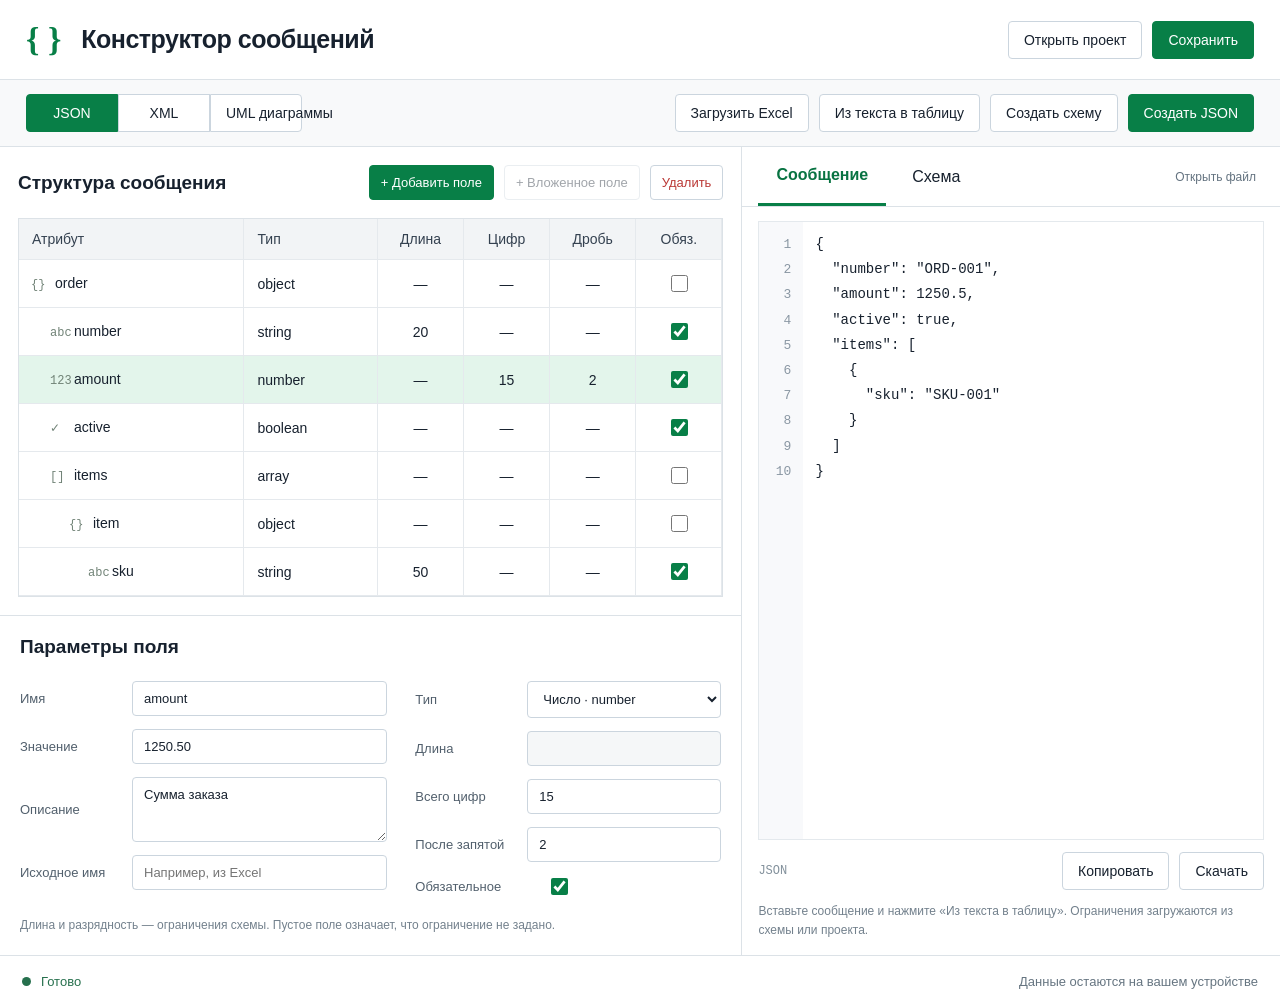
<file: web/index.html>
<!doctype html><html lang="ru"><head><meta charset="utf-8"><meta name="viewport" content="width=device-width,initial-scale=1"><title>Конструктор сообщений</title><link rel="stylesheet" href="style.css"></head><body>
<header><div class="brand"><span>{ }</span><h1>Конструктор сообщений</h1></div><div class="actions"><button id="open">Открыть проект</button><button id="save" class="primary">Сохранить</button></div></header>
<nav class="toolbar"><div class="switch"><button id="jsonMode" class="active">JSON</button><button id="xmlMode">XML</button><button id="umlMode">UML диаграммы</button></div><div class="actions" id="messageActions"><button id="excelOpen">Загрузить Excel</button><button id="import">Из текста в таблицу</button><button id="schema">Создать схему</button><button id="generate" class="primary">Создать JSON</button></div></nav>
<main id="builderView"><section class="structure"><div class="section-head"><h2>Структура сообщения</h2><div class="actions"><button id="add" class="primary">+ Добавить поле</button><button id="child">+ Вложенное поле</button><button id="delete" class="danger" title="Удалить выбранное поле" aria-label="Удалить выбранное поле">Удалить</button></div></div><div class="table-wrap"><table><thead><tr><th>Атрибут</th><th>Тип</th><th>Длина</th><th>Цифр</th><th>Дробь</th><th>Обяз.</th></tr></thead><tbody id="rows"></tbody></table></div>
<section class="inspector"><h2>Параметры поля</h2><div class="fields"><div><label>Имя<input id="name"></label><label>Значение<input id="value" placeholder="Значение в сообщении"></label><label>Описание<textarea id="description" rows="3"></textarea></label><label>Исходное имя<input id="source" placeholder="Например, из Excel"></label></div><div><label>Тип<select id="type"></select></label><label>Длина<input id="len" type="number" min="0"></label><label>Всего цифр<input id="digits" type="number" min="1" max="15"></label><label>После запятой<input id="scale" type="number" min="0" max="15"></label><label class="check-label">Обязательное<input id="required" type="checkbox"></label><label class="check-label xml-only" hidden>XML-атрибут<input id="xmlAttribute" type="checkbox"></label></div></div><label class="xml-only namespace" hidden>Пространство имён<input id="namespace" placeholder="Например, urn:company:orders"></label><p class="hint">Длина и разрядность — ограничения схемы. Пустое поле означает, что ограничение не задано.</p></section></section>
<section class="output"><div class="tabs"><button id="messageTab" class="selected">Сообщение</button><button id="schemaTab">Схема</button><button id="loadText" class="text-button">Открыть файл</button></div><div class="editor"><div id="lines" aria-hidden="true">1</div><textarea id="code" spellcheck="false" aria-label="Текст сообщения или схемы"></textarea></div><div class="editor-footer"><span id="formatLabel">JSON</span><div class="actions"><button id="copy">Копировать</button><button id="download">Скачать</button></div></div><p class="hint output-hint" id="importHint">Вставьте сообщение и нажмите «Из текста в таблицу». Ограничения загружаются из схемы или проекта.</p></section></main>
<section id="umlView" class="uml-view" hidden>
  <aside class="uml-controls">
    <h2>Участники взаимодействия</h2>
    <div class="uml-fields">
      <h3 class="uml-subtitle">Прямой путь</h3>
      <label>Система-отправитель<input id="senderSystem" value="1С:ERP"></label>
      <label>Интерфейс отправителя<input id="senderInterface" value="REST API 1С:ERP"></label>
      <label>Сообщение запроса<input id="payloadName" value="Заказ клиента"></label>
      <label>Формат запроса<select id="payloadFormat"><option>JSON</option><option>XML</option><option>JSON / XML</option><option>Двоичный</option></select></label>
      <label>Способ отправки<select id="transferMethod"><option>Kafka topic</option><option>RabbitMQ / AMQP</option><option>HTTP REST</option><option>SOAP</option><option>SFTP / файл</option><option>Прямой вызов</option></select></label>
      <label>Система-получатель<input id="receiverSystem" value="CRM"></label>
      <label>Режим взаимодействия<select id="interactionMode"><option>Асинхронный</option><option>Синхронный</option></select></label>
      <label class="check-label">Использовать брокер<input id="useBroker" type="checkbox" checked></label>
      <label id="brokerNameLabel">Брокер / шина<input id="brokerSystem" value="Kafka"></label>
      <h3 class="uml-subtitle">Обратный путь</h3>
      <label class="check-label">Показывать возврат<input id="useReturn" type="checkbox" checked></label>
      <label data-return-field>Интерфейс ответа<input id="returnInterface" value="REST API CRM"></label>
      <label data-return-field>Сообщение ответа<input id="responsePayload" value="Результат обработки"></label>
      <label data-return-field>Формат ответа<select id="responseFormat"><option>JSON</option><option>XML</option><option>JSON / XML</option><option>Двоичный</option></select></label>
      <label data-return-field>Способ возврата<select id="returnMethod"><option>Kafka topic</option><option>RabbitMQ / AMQP</option><option selected>HTTP REST</option><option>SOAP</option><option>SFTP / файл</option><option>Прямой вызов</option></select></label>
      <label data-return-field>Получатель ответа<input id="returnReceiver" value="1С:ERP"></label>
    </div>
  </aside>
  <div class="uml-workspace">
    <div class="tabs uml-tabs" aria-label="Вид UML-диаграммы">
      <button id="componentDiagramTab" class="selected" aria-pressed="true">Диаграмма компонентов</button>
      <button id="flowDiagramTab" aria-pressed="false">Схема потоков данных</button>
      <button id="plantUmlExport" class="text-button">PlantUML</button>
    </div>
    <div class="uml-canvas">
      <svg id="componentDiagram" class="uml-svg" viewBox="0 0 920 500" role="img" aria-labelledby="componentDiagramTitle componentDiagramDescription">
        <title id="componentDiagramTitle">Диаграмма компонентов интеграционного взаимодействия</title><desc id="componentDiagramDescription">Полный путь запроса до получателя и ответа до системы получения результата.</desc>
        <defs><marker id="componentArrow" viewBox="0 0 10 10" refX="9" refY="5" markerWidth="7" markerHeight="7" orient="auto-start-reverse"><path d="M 0 0 L 10 5 L 0 10 z"/></marker></defs>
        <text id="componentHeading" class="diagram-heading" x="460" y="34" text-anchor="middle">Диаграмма компонентов интеграционного взаимодействия</text>
        <text class="route-caption" x="20" y="78">Запрос →</text><text id="componentForwardMethod" class="arrow-label" x="645" y="78" text-anchor="middle">Kafka topic · Асинхронный</text>
        <g id="componentSenderGroup" class="uml-node"><rect x="20" y="110" width="140" height="84" rx="8"/><text class="stereotype" x="90" y="137" text-anchor="middle">«system»</text><text id="componentSender" x="90" y="169" text-anchor="middle">1С:ERP</text></g>
        <g id="componentSenderInterfaceGroup" class="uml-node interface-node"><rect x="205" y="110" width="140" height="84" rx="8"/><text class="stereotype" x="275" y="137" text-anchor="middle">«interface»</text><text id="componentSenderInterface" x="275" y="169" text-anchor="middle">REST API 1С:ERP</text></g>
        <g id="componentRequestDataGroup" class="uml-node data-node"><rect x="390" y="110" width="140" height="84" rx="8"/><text class="stereotype" x="460" y="137" text-anchor="middle">«data»</text><text id="componentRequestData" x="460" y="169" text-anchor="middle">Заказ клиента · JSON</text></g>
        <g id="componentBrokerGroup" class="uml-node broker-node"><rect x="575" y="110" width="140" height="84" rx="8"/><text class="stereotype" x="645" y="137" text-anchor="middle">«broker»</text><text id="componentBroker" x="645" y="169" text-anchor="middle">Kafka</text></g>
        <g id="componentReceiverGroup" class="uml-node"><rect x="760" y="110" width="140" height="84" rx="8"/><text class="stereotype" x="830" y="137" text-anchor="middle">«system»</text><text id="componentReceiver" x="830" y="169" text-anchor="middle">CRM</text></g>
        <path id="componentForward1" class="uml-arrow" d="M160 152 H205" marker-end="url(#componentArrow)"/><path id="componentForward2" class="uml-arrow" d="M345 152 H390" marker-end="url(#componentArrow)"/><path id="componentForward3" class="uml-arrow" d="M530 152 H575" marker-end="url(#componentArrow)"/><path id="componentForward4" class="uml-arrow" d="M715 152 H760" marker-end="url(#componentArrow)"/>
        <g id="componentReturnRoute">
          <text class="route-caption" x="20" y="286">← Ответ</text><text id="componentReturnMethod" class="arrow-label" x="645" y="286" text-anchor="middle">HTTP REST · Асинхронный</text>
          <g id="componentReturnReceiverGroup" class="uml-node"><rect x="20" y="320" width="140" height="84" rx="8"/><text class="stereotype" x="90" y="347" text-anchor="middle">«system»</text><text id="componentReturnReceiver" x="90" y="379" text-anchor="middle">1С:ERP</text></g>
          <g id="componentResponseDataGroup" class="uml-node data-node"><rect x="205" y="320" width="140" height="84" rx="8"/><text class="stereotype" x="275" y="347" text-anchor="middle">«data»</text><text id="componentResponseData" x="275" y="379" text-anchor="middle">Результат · JSON</text></g>
          <g id="componentReturnInterfaceGroup" class="uml-node interface-node"><rect x="390" y="320" width="140" height="84" rx="8"/><text class="stereotype" x="460" y="347" text-anchor="middle">«interface»</text><text id="componentReturnInterface" x="460" y="379" text-anchor="middle">REST API CRM</text></g>
          <g id="componentReturnBrokerGroup" class="uml-node broker-node"><rect x="575" y="320" width="140" height="84" rx="8"/><text class="stereotype" x="645" y="347" text-anchor="middle">«broker»</text><text id="componentReturnBroker" x="645" y="379" text-anchor="middle">Kafka</text></g>
          <g id="componentReturnOriginGroup" class="uml-node"><rect x="760" y="320" width="140" height="84" rx="8"/><text class="stereotype" x="830" y="347" text-anchor="middle">«system»</text><text id="componentReturnOrigin" x="830" y="379" text-anchor="middle">CRM</text></g>
          <path id="componentReturn1" class="uml-arrow return-arrow" d="M760 362 H715" marker-end="url(#componentArrow)"/><path id="componentReturn2" class="uml-arrow return-arrow" d="M575 362 H530" marker-end="url(#componentArrow)"/><path id="componentReturn3" class="uml-arrow return-arrow" d="M390 362 H345" marker-end="url(#componentArrow)"/><path id="componentReturn4" class="uml-arrow return-arrow" d="M205 362 H160" marker-end="url(#componentArrow)"/>
        </g>
      </svg>
      <svg id="flowDiagram" class="uml-svg" viewBox="0 0 920 500" role="img" aria-labelledby="flowDiagramTitle flowDiagramDescription" hidden>
        <title id="flowDiagramTitle">Схема интеграционного взаимодействия и потоков данных</title><desc id="flowDiagramDescription">Два направленных потока: запрос и возвращаемый ответ.</desc>
        <defs><marker id="flowArrow" viewBox="0 0 10 10" refX="9" refY="5" markerWidth="7" markerHeight="7" orient="auto-start-reverse"><path d="M 0 0 L 10 5 L 0 10 z"/></marker></defs>
        <text id="flowHeading" class="diagram-heading" x="460" y="34" text-anchor="middle">Схема интеграционного взаимодействия и потоков данных</text>
        <g id="flowForwardLane" class="flow-lane"><rect x="12" y="62" width="896" height="170" rx="8"/><text x="28" y="89">Запрос</text></g>
        <g id="flowReturnLane" class="flow-lane return-lane"><rect x="12" y="270" width="896" height="170" rx="8"/><text x="28" y="297">Ответ</text></g>
        <g id="flowSenderGroup" class="uml-node"><rect x="20" y="110" width="140" height="84" rx="8"/><text class="stereotype" x="90" y="137" text-anchor="middle">Источник</text><text id="flowSender" x="90" y="169" text-anchor="middle">1С:ERP</text></g>
        <g id="flowSenderInterfaceGroup" class="uml-node interface-node"><rect x="205" y="110" width="140" height="84" rx="8"/><text class="stereotype" x="275" y="137" text-anchor="middle">Интерфейс</text><text id="flowSenderInterface" x="275" y="169" text-anchor="middle">REST API 1С:ERP</text></g>
        <g id="flowRequestDataGroup" class="uml-node data-node"><rect x="390" y="110" width="140" height="84" rx="8"/><text class="stereotype" x="460" y="137" text-anchor="middle">Сообщение</text><text id="flowRequestData" x="460" y="169" text-anchor="middle">Заказ клиента · JSON</text></g>
        <g id="flowBrokerGroup" class="uml-node broker-node"><rect x="575" y="110" width="140" height="84" rx="8"/><text class="stereotype" x="645" y="137" text-anchor="middle">Транспорт</text><text id="flowBroker" x="645" y="169" text-anchor="middle">Kafka</text></g>
        <g id="flowReceiverGroup" class="uml-node"><rect x="760" y="110" width="140" height="84" rx="8"/><text class="stereotype" x="830" y="137" text-anchor="middle">Получатель</text><text id="flowReceiver" x="830" y="169" text-anchor="middle">CRM</text></g>
        <path id="flowForward1" class="uml-arrow" d="M160 152 H205" marker-end="url(#flowArrow)"/><path id="flowForward2" class="uml-arrow" d="M345 152 H390" marker-end="url(#flowArrow)"/><path id="flowForward3" class="uml-arrow" d="M530 152 H575" marker-end="url(#flowArrow)"/><path id="flowForward4" class="uml-arrow" d="M715 152 H760" marker-end="url(#flowArrow)"/><text id="flowForwardMethod" class="arrow-label" x="645" y="216" text-anchor="middle">Kafka topic · Асинхронный</text>
        <g id="flowReturnRoute">
          <g id="flowReturnReceiverGroup" class="uml-node"><rect x="20" y="320" width="140" height="84" rx="8"/><text class="stereotype" x="90" y="347" text-anchor="middle">Получатель ответа</text><text id="flowReturnReceiver" x="90" y="379" text-anchor="middle">1С:ERP</text></g>
          <g id="flowResponseDataGroup" class="uml-node data-node"><rect x="205" y="320" width="140" height="84" rx="8"/><text class="stereotype" x="275" y="347" text-anchor="middle">Сообщение</text><text id="flowResponseData" x="275" y="379" text-anchor="middle">Результат · JSON</text></g>
          <g id="flowReturnInterfaceGroup" class="uml-node interface-node"><rect x="390" y="320" width="140" height="84" rx="8"/><text class="stereotype" x="460" y="347" text-anchor="middle">Интерфейс ответа</text><text id="flowReturnInterface" x="460" y="379" text-anchor="middle">REST API CRM</text></g>
          <g id="flowReturnBrokerGroup" class="uml-node broker-node"><rect x="575" y="320" width="140" height="84" rx="8"/><text class="stereotype" x="645" y="347" text-anchor="middle">Транспорт</text><text id="flowReturnBroker" x="645" y="379" text-anchor="middle">Kafka</text></g>
          <g id="flowReturnOriginGroup" class="uml-node"><rect x="760" y="320" width="140" height="84" rx="8"/><text class="stereotype" x="830" y="347" text-anchor="middle">Источник ответа</text><text id="flowReturnOrigin" x="830" y="379" text-anchor="middle">CRM</text></g>
          <path id="flowReturn1" class="uml-arrow return-arrow" d="M760 362 H715" marker-end="url(#flowArrow)"/><path id="flowReturn2" class="uml-arrow return-arrow" d="M575 362 H530" marker-end="url(#flowArrow)"/><path id="flowReturn3" class="uml-arrow return-arrow" d="M390 362 H345" marker-end="url(#flowArrow)"/><path id="flowReturn4" class="uml-arrow return-arrow" d="M205 362 H160" marker-end="url(#flowArrow)"/><text id="flowReturnMethod" class="arrow-label" x="645" y="426" text-anchor="middle">HTTP REST · Асинхронный</text>
        </g>
      </svg>
    </div>
    <div class="uml-legend"><span><i class="legend-system"></i> Система / интерфейс</span><span><i class="legend-broker"></i> Брокер / транспорт</span><span><i class="legend-flow"></i> Прямой поток</span><span><i class="legend-return"></i> Обратный поток</span></div>
  </div>
</section>
<dialog id="excelDialog" class="excel-dialog" aria-labelledby="excelDialogTitle">
  <div class="dialog-heading"><div><h2 id="excelDialogTitle">Импорт структуры из Excel</h2><p id="excelFileName" class="dialog-subtitle">Выберите файл .xlsx или .xls</p></div><button id="excelClose" class="dialog-close" aria-label="Закрыть">×</button></div>
  <div class="excel-settings">
    <button id="excelChoose">Выбрать Excel-файл</button>
    <label>Лист<select id="excelSheet" disabled></select></label>
    <label>Колонка атрибутов<select id="excelNameColumn" disabled></select></label>
    <label>Колонка типа<select id="excelTypeColumn" disabled></select></label>
    <label>Колонка длины / точности<select id="excelSizeColumn" disabled></select></label>
    <label>Стиль английского имени<select id="excelNameStyle"><option value="snake">snake_case</option><option value="snakeCaps">Snake_Case</option></select></label>
  </div>
  <div class="excel-preview-wrap"><table class="excel-preview"><thead><tr><th>Исходное имя</th><th>Английское имя</th><th>Тип</th><th>Длина / точность</th><th>Результат</th></tr></thead><tbody id="excelPreviewRows"><tr><td colspan="5">После выбора файла здесь появится предварительный просмотр.</td></tr></tbody></table></div>
  <div class="dialog-footer"><span id="excelStatus" role="status" aria-live="polite"></span><div class="actions"><button id="excelCancel">Отмена</button><button id="excelImport" class="primary" disabled>Загрузить в таблицу</button></div></div>
</dialog>
<footer><span id="status" role="status">Готово</span><span>Данные остаются на вашем устройстве</span></footer><input id="file" type="file" hidden><input id="excelFile" type="file" accept=".xlsx,.xls" hidden><script src="xlsx.full.min.js"></script><script src="core.js"></script><script src="app.js"></script></body></html>
</file>
<file: web/style.css>
:root{font-family:"Segoe UI",Arial,sans-serif;color:#17212e;background:#fff;font-size:14px;--green:#087f47;--border:#dce2e7;--muted:#677582}*{box-sizing:border-box}body{margin:0}button,input,select,textarea{font:inherit;color:inherit}button{border:1px solid #cbd5de;background:white;padding:10px 15px;border-radius:4px;cursor:pointer;white-space:nowrap;transition:background .12s}button:hover{background:#f1f5f3}button:focus-visible,input:focus-visible,textarea:focus-visible,select:focus-visible{outline:2px solid #11955c;outline-offset:2px}button:disabled{opacity:.4;cursor:default}.primary,.switch .active{background:var(--green);color:white;border-color:var(--green)}.primary:hover{background:#056a3a}.danger{color:#ba3835}.actions{display:flex;gap:10px;align-items:center}header{min-height:80px;border-bottom:1px solid var(--border);padding:18px 26px;display:flex;justify-content:space-between;gap:20px;align-items:center}.brand{display:flex;gap:20px;align-items:center}.brand>span{font:600 34px Georgia;color:var(--green)}h1{font-size:25px;letter-spacing:-.5px;margin:0;font-weight:600}h2{font-size:19px;margin:0;font-weight:600}.toolbar{padding:14px 26px;background:#f8f9fa;border-bottom:1px solid var(--border);display:flex;justify-content:space-between;gap:12px}.switch{display:flex}.switch button{width:92px;border-radius:0}.switch button:first-child{border-radius:4px 0 0 4px}.switch button:last-child{border-radius:0 4px 4px 0}main{display:grid;grid-template-columns:minmax(610px,58%) minmax(340px,42%);min-height:calc(100vh - 210px)}.structure{border-right:1px solid var(--border);min-width:0}.section-head{display:flex;gap:12px;align-items:center;justify-content:space-between;padding:18px}.section-head button{padding:9px 11px;font-size:13px}.table-wrap{margin:0 18px 18px;overflow:auto;max-height:420px;min-height:300px;border:1px solid var(--border)}table{border-collapse:collapse;width:100%;font-size:14px;table-layout:fixed}th{background:#f2f4f6;color:#344150;font-weight:500;text-align:left;position:sticky;top:0;z-index:1}th,td{padding:12px 13px;border-bottom:1px solid #e5e9ed;border-right:1px solid #e5e9ed;overflow:hidden;text-overflow:ellipsis;white-space:nowrap}th:first-child{width:32%}th:nth-child(2){width:19%}th:nth-child(n+3),td:nth-child(n+3){text-align:center}tr.selected{background:#e3f5eb}tbody tr{cursor:pointer;height:43px}tbody tr:hover{background:#f0f8f3}tbody tr.selected:hover{background:#e3f5eb}td input[type=checkbox]{accent-color:var(--green)}.tree-icon{display:inline-block;width:24px;color:#718377;font:12px monospace}.inspector{border-top:1px solid var(--border);padding:20px}.fields{display:grid;grid-template-columns:1.2fr 1fr;gap:28px;margin-top:23px}.fields>div{display:flex;flex-direction:column;gap:13px}label{display:grid;grid-template-columns:100px 1fr;gap:12px;align-items:center;color:#52606d;font-size:13px}input,select,textarea{border:1px solid #cbd5de;border-radius:4px;padding:9px 11px;background:white;min-width:0;width:100%;color:#17212e}input:disabled,textarea:disabled{background:#f5f7f8;color:#8c969e}textarea{resize:vertical}input[type=checkbox]{width:17px;height:17px;accent-color:var(--green)}.check-label{grid-template-columns:120px 1fr}.hint{font-size:12px;color:#73818d;line-height:1.6;margin:18px 0 0}.namespace{margin-top:14px;grid-template-columns:160px 1fr}.output{display:flex;flex-direction:column;min-width:0;padding:0 16px 15px}.tabs{height:60px;display:flex;align-items:stretch;border-bottom:1px solid var(--border);margin:0 -16px;padding:0 16px;gap:8px}.tabs button{border:0;border-radius:0;background:none;padding:0 18px;font-size:16px}.tabs .selected{border-bottom:3px solid var(--green);color:#087342;font-weight:600}.tabs .text-button{margin-left:auto;font-size:12px;color:#647380;padding:0 8px}.editor{margin-top:14px;display:flex;flex:1;min-height:380px;border:1px solid #e4e9ed;overflow:hidden;background:#fff}.editor textarea{border:0;border-radius:0;padding:10px 12px;resize:none;font:14px/1.8 Consolas,"Courier New",monospace;white-space:pre;overflow:auto;outline:0;min-height:100%;tab-size:2}.editor textarea:focus-visible{box-shadow:inset 0 0 0 1px #15915b}#lines{background:#f8f9fb;color:#8a97a3;font:13px/25.2px Consolas,monospace;text-align:right;padding:10px 12px;min-width:44px;overflow:hidden;white-space:pre;user-select:none}.editor-footer{display:flex;justify-content:space-between;align-items:center;padding-top:12px}#formatLabel{font:12px Consolas,monospace;color:#83919c}.output-hint{margin-top:12px}footer{min-height:52px;border-top:1px solid var(--border);display:flex;gap:20px;justify-content:space-between;align-items:center;padding:12px 22px;font-size:13px;color:#667581}#status{color:#26704d;max-width:75%;white-space:pre-wrap}#status::before{content:"";display:inline-block;width:9px;height:9px;background:currentColor;border-radius:50%;margin-right:10px}#status.error{color:#b52b31}[hidden]{display:none!important}@media(min-width:1500px){body{font-size:16px}.section-head button{font-size:14px}main{min-height:calc(100vh - 206px)}.table-wrap{min-height:360px}.fields{gap:40px}label{font-size:14px}.inspector{padding-top:24px}.editor textarea{font-size:16px;line-height:1.8}#lines{line-height:28.8px}.fields>div{gap:16px}}@media(max-width:1100px){h1{font-size:22px}main{grid-template-columns:55% 45%}.section-head{flex-wrap:wrap}.section-head .actions{flex-wrap:wrap}.fields{grid-template-columns:1fr;gap:14px}.fields>div{gap:10px}.table-wrap{margin:0 10px 16px}th,td{padding:10px 7px;font-size:12px}}@media(max-width:760px){header{padding:15px;flex-wrap:wrap}.brand{gap:10px}h1{font-size:21px}.brand>span{font-size:27px}.toolbar{padding:12px;flex-wrap:wrap}.toolbar .actions{flex-wrap:wrap}button{font-size:12px;padding:9px 11px}.switch button{width:75px}main{display:flex;flex-direction:column}.structure{border-right:0}.fields{grid-template-columns:1fr 1fr;gap:15px}label{display:flex;flex-direction:column;align-items:stretch;gap:5px}.check-label{flex-direction:row;align-items:center}.table-wrap{min-height:230px}.output{border-top:1px solid var(--border);padding-bottom:20px}.editor{height:430px;flex:none}.editor textarea{min-height:0}footer{flex-direction:column;align-items:flex-start;gap:8px}#status{max-width:100%}.namespace{display:grid}.hint{font-size:12px}}@media(prefers-reduced-motion:reduce){*{transition:none!important}}
@media(min-width:1500px){h1{font-size:28px}h2{font-size:21px}th,td{font-size:15px;padding-top:10px;padding-bottom:10px}.table-wrap{min-height:360px}.fields{margin-top:20px}.fields>div{gap:12px}.inspector{padding-top:20px}.tree-icon{width:29px}}@media(max-width:760px){table{min-width:590px}.table-wrap{max-height:350px}.tree-icon{width:25px}}
.uml-view{display:grid;grid-template-columns:minmax(270px,30%) minmax(0,70%);min-height:760px}
.uml-controls{padding:22px;border-right:1px solid var(--border);background:#fbfcfc}
.uml-fields{display:flex;flex-direction:column;gap:14px;margin-top:20px}
.uml-fields label{display:flex;flex-direction:column;align-items:stretch;gap:6px}
.uml-fields .check-label{flex-direction:row;align-items:center;justify-content:space-between}
.uml-subtitle{font-size:13px;font-weight:600;margin:5px 0 -2px;color:#263830}.uml-subtitle:not(:first-child){padding-top:14px;border-top:1px solid var(--border)}
.uml-workspace{padding:0 18px 18px;min-width:0}
.uml-tabs{margin:0 -18px;padding:0 18px}
.uml-canvas{padding-top:16px}
.uml-svg{display:block;width:100%;height:auto;min-height:430px;color:#17212e;background:#fff}
.uml-svg .uml-node rect{fill:#fff;stroke:#788990;stroke-width:1.5}
.uml-svg .broker-node rect{fill:#eff8f3;stroke:#087f47}
.uml-svg .uml-node text{fill:currentColor;font-size:15px}
.uml-svg .stereotype{fill:#677582!important;font-size:13px!important}
.uml-svg .diagram-heading{fill:currentColor;font-size:21px;font-weight:600}
.uml-svg .uml-arrow{stroke:#087f47;stroke-width:2;fill:none}
.uml-svg .return-arrow{stroke-dasharray:7 5}
.uml-svg marker path{fill:#087f47}
.uml-svg .arrow-label{fill:#43545d;font-size:14px}
.uml-svg .route-caption{fill:#43545d;font-size:14px;font-weight:600}.uml-svg .interface-node rect{fill:#f7faf9}.uml-svg .data-node rect{fill:#f2f8f5;stroke:#4f7f68}.uml-svg .return-lane rect{fill:#f7faf9}
.uml-svg .flow-lane rect{fill:#fafbfb;stroke:#dce2e7;stroke-width:1.2}
.uml-svg .flow-lane text{fill:#677582;font-size:13px}
.uml-legend{display:flex;gap:20px;flex-wrap:wrap;color:#677582;font-size:12px;padding-top:8px}
.uml-legend i{display:inline-block;width:18px;height:10px;margin-right:5px;vertical-align:middle;border:1px solid #788990;background:#fff}
.uml-legend .legend-broker{border-color:#087f47;background:#eff8f3}
.uml-legend .legend-flow{height:2px;border:0;background:#087f47}
.uml-legend .legend-return{height:2px;border:0;background:repeating-linear-gradient(90deg,#087f47 0 7px,transparent 7px 12px)}
@media(max-width:900px){.uml-view{grid-template-columns:1fr}.uml-controls{border-right:0;border-bottom:1px solid var(--border)}.uml-fields{display:grid;grid-template-columns:1fr 1fr}.uml-svg{min-height:0}.switch button{width:auto}}
@media(max-width:560px){.uml-fields{grid-template-columns:1fr}.uml-controls{padding:16px}.uml-workspace{padding:0 8px 12px}.uml-tabs{margin:0 -8px;padding:0 8px}.uml-tabs .text-button{margin-left:0}.uml-svg .diagram-heading{font-size:19px}.uml-svg .uml-node text{font-size:15px}.uml-svg .route-caption{display:none}}
.excel-dialog{width:min(980px,calc(100% - 28px));max-height:calc(100vh - 32px);padding:0;border:1px solid var(--border);border-radius:8px;color:#17212e;background:#fff}.excel-dialog::backdrop{background:rgba(23,33,46,.35)}.dialog-heading,.dialog-footer{display:flex;justify-content:space-between;align-items:center;gap:18px;padding:18px 20px;border-bottom:1px solid var(--border)}.dialog-footer{border-bottom:0;border-top:1px solid var(--border)}.dialog-subtitle{margin:5px 0 0;color:var(--muted);font-size:13px}.dialog-close{border:0;background:transparent;font-size:24px;padding:3px 9px}.excel-settings{display:grid;grid-template-columns:repeat(3,minmax(180px,1fr));gap:14px;padding:18px 20px}.excel-settings>label{display:flex;flex-direction:column;align-items:stretch;gap:6px}.excel-settings>button{align-self:end}.excel-preview-wrap{margin:0 20px 18px;max-height:360px;overflow:auto;border:1px solid var(--border)}.excel-preview{table-layout:auto;min-width:760px}.excel-preview th:first-child,.excel-preview th:nth-child(2){width:22%}.excel-preview th:nth-child(3){width:15%}.excel-preview th:nth-child(4){width:16%}.excel-preview td.ok{color:#087342}.excel-preview td.warn{color:#9a5b00}#excelStatus{color:#52606d;font-size:13px}#excelStatus.error{color:#b52b31}@media(max-width:760px){.excel-settings{grid-template-columns:1fr}.dialog-heading,.dialog-footer{align-items:flex-start;flex-wrap:wrap}.dialog-footer .actions{width:100%;justify-content:flex-end}}
</file>
